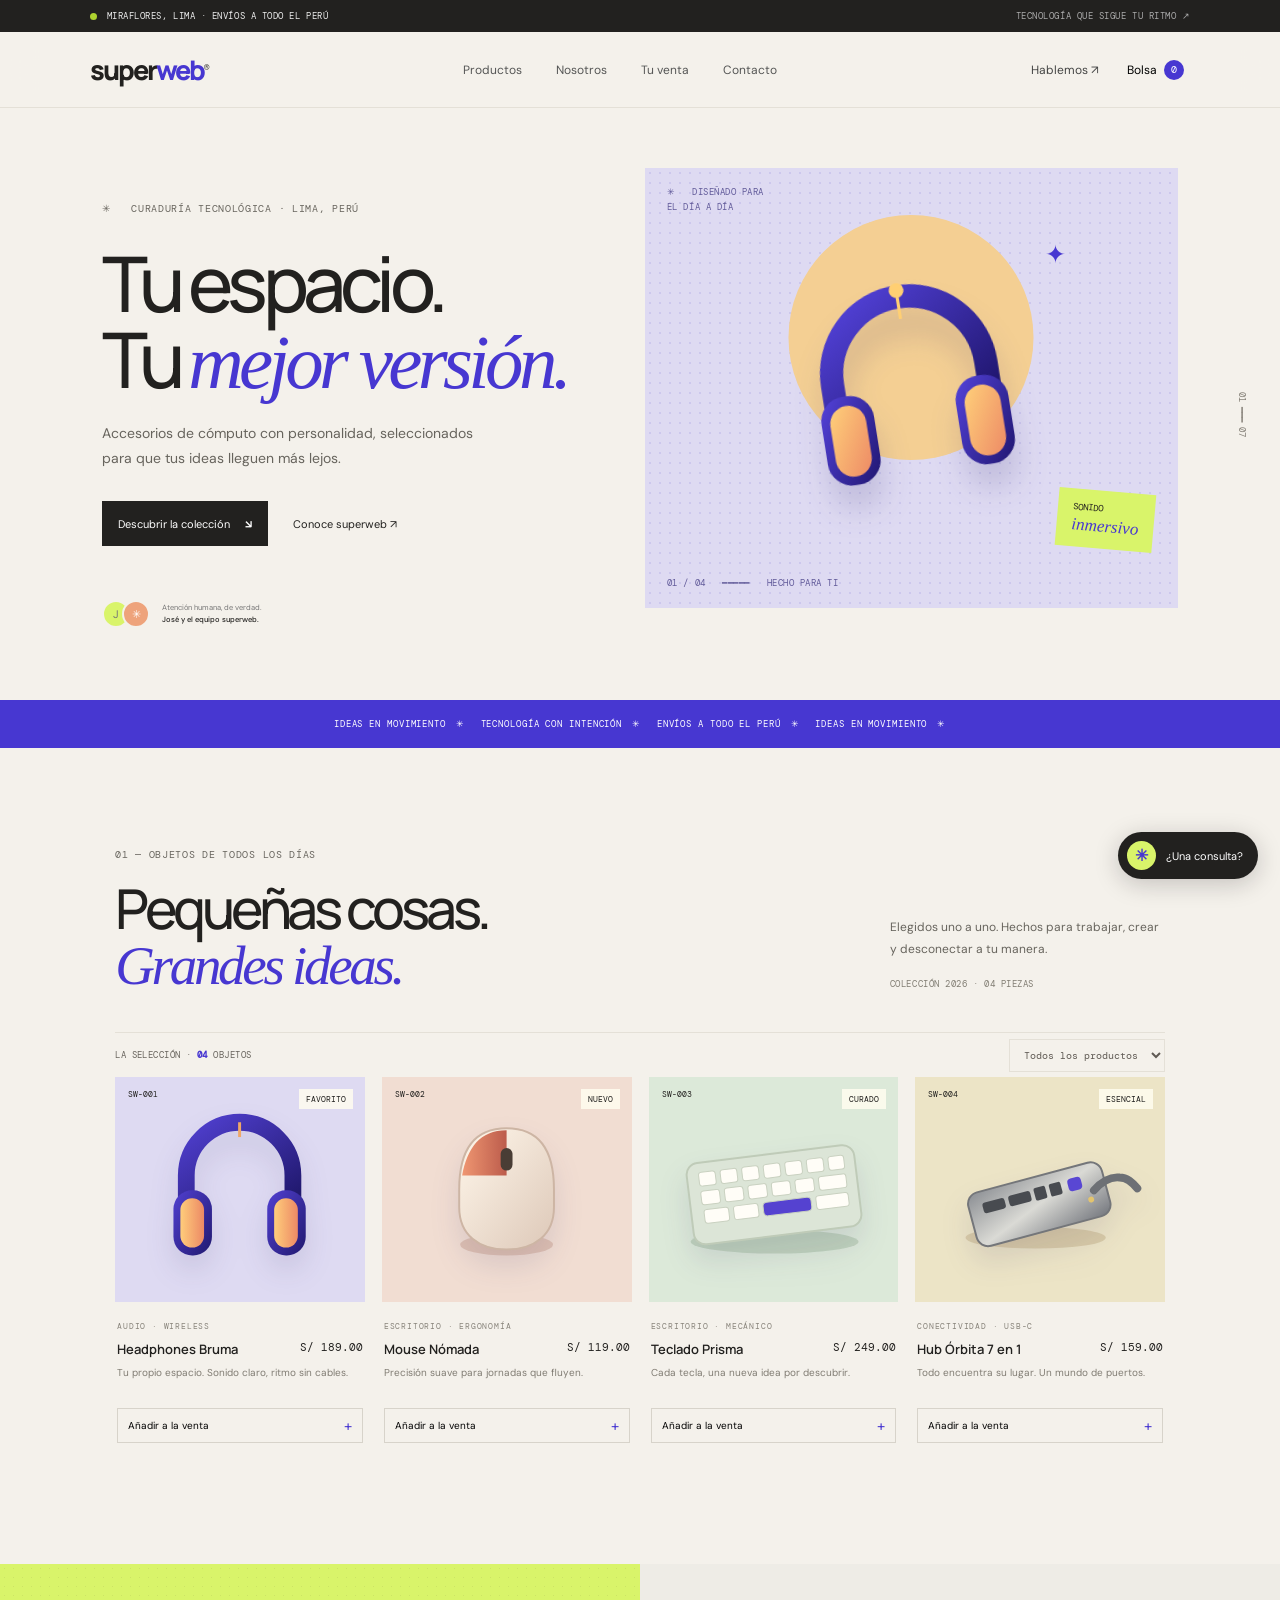
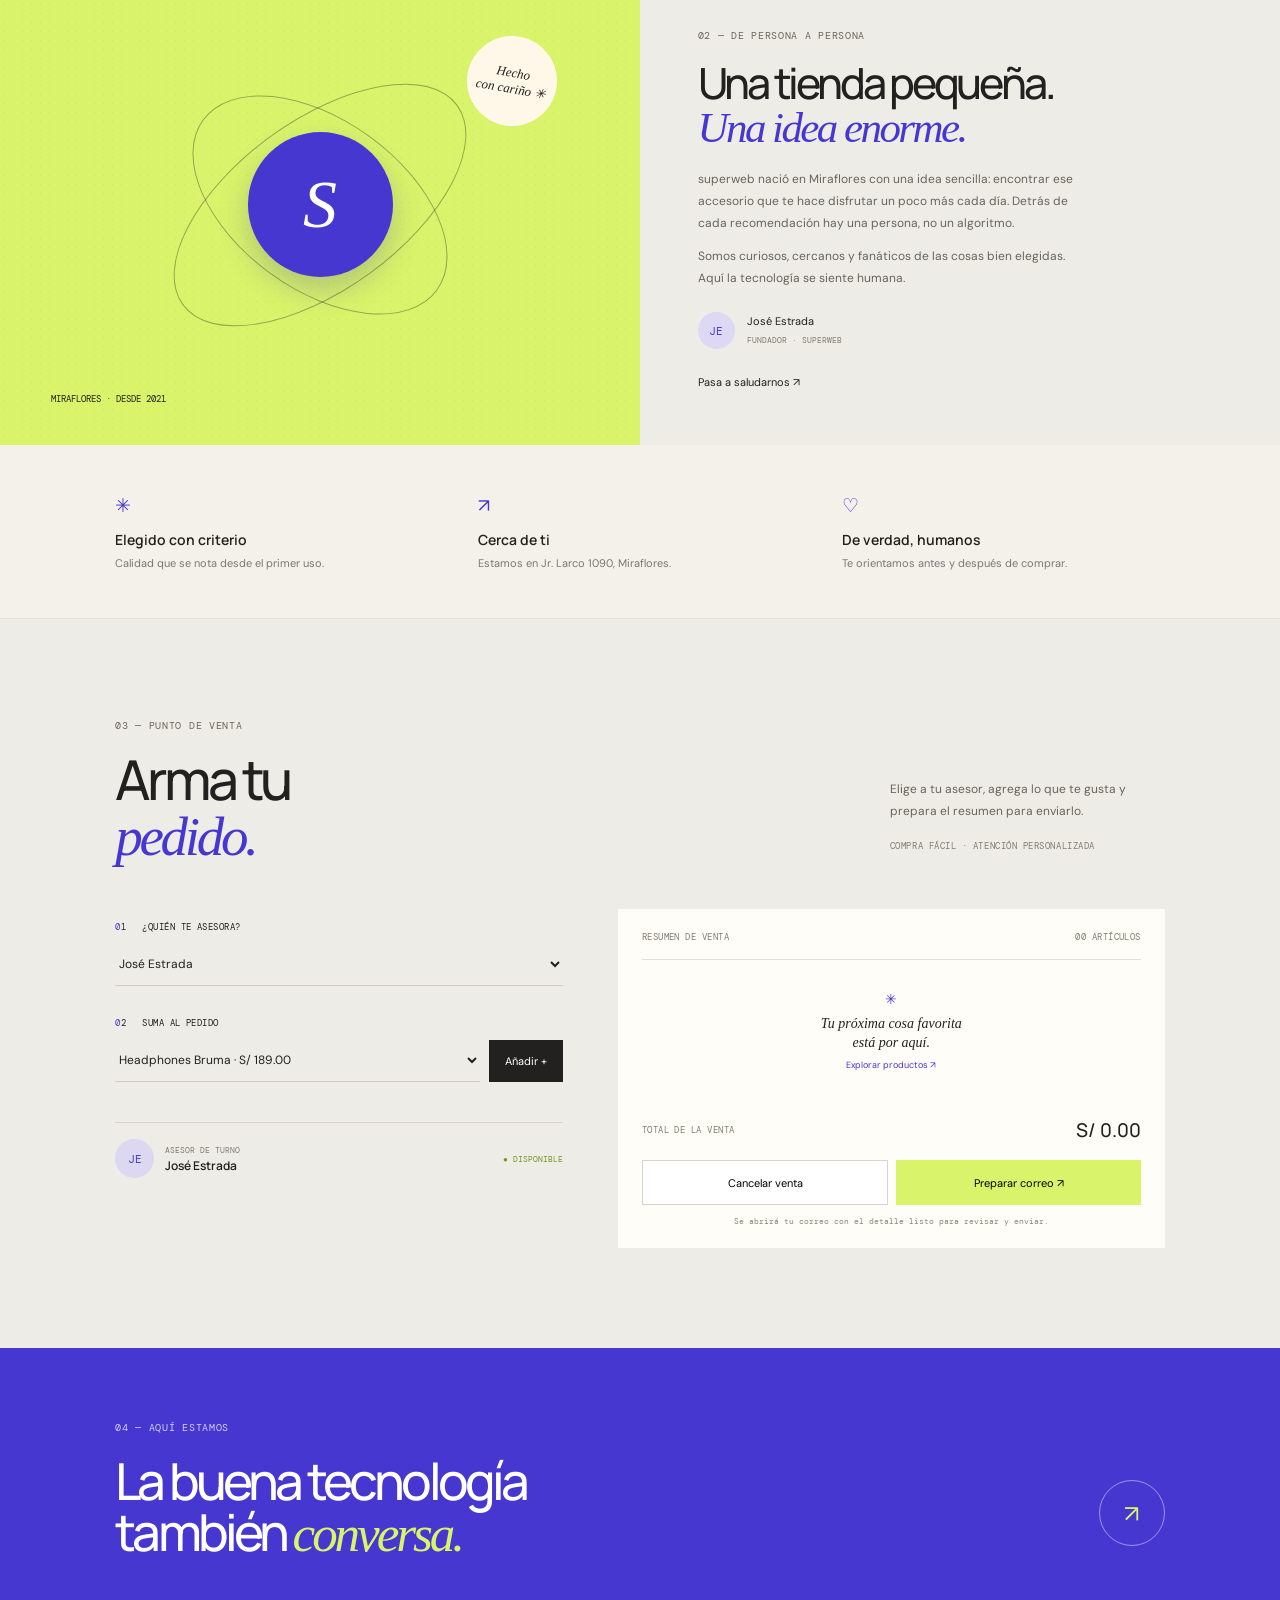
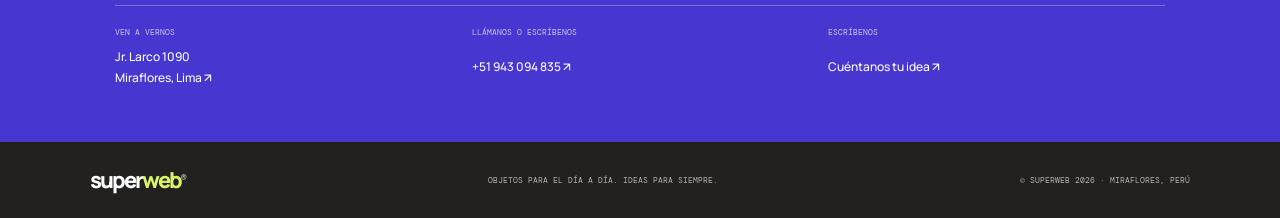
<file: index.html>
<!doctype html>
<html lang="es"><head><meta charset="UTF-8"><meta name="viewport" content="width=device-width, initial-scale=1"><meta name="theme-color" content="#f4f1eb"><meta name="description" content="Accesorios de cómputo curados en Miraflores. Tecnología con intención."><title>superweb® — Tecnología con intención</title><link rel="preconnect" href="https://fonts.googleapis.com"><link rel="preconnect" href="https://fonts.gstatic.com" crossorigin><link href="https://fonts.googleapis.com/css2?family=DM+Mono:wght@400;500&family=DM+Sans:wght@400;500;600;700&family=Manrope:wght@400;500;600;700;800&display=swap" rel="stylesheet"><link rel="stylesheet" href="styles.css"><script src="app.js" defer></script></head><body>
<div class="announcement"><i></i> MIRAFLORES, LIMA · ENVÍOS A TODO EL PERÚ <span>TECNOLOGÍA QUE SIGUE TU RITMO ↗</span></div><header class="header"><a class="logo" href="#inicio">super<span>web</span><sup>®</sup></a><nav id="nav"><a href="#productos">Productos</a><a href="#nosotros">Nosotros</a><a href="#ventas">Tu venta</a><a href="#contacto">Contacto</a></nav><div class="header-actions"><a class="whatsapp" href="https://wa.me/51943094835" target="_blank">Hablemos ↗</a><button id="go-cart">Bolsa <b id="count">0</b></button><button class="menu" id="menu" aria-label="Menú">☰</button></div></header>
<main><section id="inicio" class="hero"><div class="hero-copy"><div class="eyebrow">✳ &nbsp; CURADURÍA TECNOLÓGICA · LIMA, PERÚ</div><h1>Tu espacio.<br>Tu <em>mejor versión.</em></h1><p>Accesorios de cómputo con personalidad, seleccionados para que tus ideas lleguen más lejos.</p><div class="hero-buttons"><a class="btn dark" href="#productos">Descubrir la colección <b>↘</b></a><a class="textlink" href="#nosotros">Conoce superweb ↗</a></div><div class="human"><span>J</span><span>✳</span><small>Atención humana, de verdad.<br><strong>José y el equipo superweb.</strong></small></div></div><div class="hero-art"><span class="art-note">✳ &nbsp; DISEÑADO PARA<br>EL DÍA A DÍA</span><div class="sun"></div><svg class="hero-headphones" viewBox="0 0 240 260" aria-label="Ilustración original de audífonos"><defs><linearGradient id="v" x2="1" y2="1"><stop stop-color="#5443dc"/><stop offset="1" stop-color="#20166f"/></linearGradient><linearGradient id="p" x2="1" y2="1"><stop stop-color="#ffd17a"/><stop offset="1" stop-color="#ed8965"/></linearGradient></defs><path d="M47 144v-28a73 73 0 0 1 146 0v28" fill="none" stroke="url(#v)" stroke-width="22" stroke-linecap="round"/><rect x="31" y="128" width="50" height="84" rx="23" fill="url(#v)"/><rect x="159" y="128" width="50" height="84" rx="23" fill="url(#v)"/><rect x="39" y="137" width="34" height="67" rx="17" fill="url(#p)"/><rect x="167" y="137" width="34" height="67" rx="17" fill="url(#p)"/><path d="M120 43v21" stroke="#ffcf73" stroke-width="3"/><circle cx="120" cy="37" r="7" fill="#ffcf73"/></svg><span class="art-sticker">SONIDO<br><em>inmersivo</em></span><span class="art-index">01 / 04 &nbsp; ━━━━━ &nbsp; HECHO PARA TI</span><span class="spark">✦</span></div><span class="side-index">01 ━━━ 07</span></section><div class="ticker">IDEAS EN MOVIMIENTO　✳　 TECNOLOGÍA CON INTENCIÓN　✳　 ENVÍOS A TODO EL PERÚ　✳　 IDEAS EN MOVIMIENTO　✳</div>
<section class="section products" id="productos"><div class="section-head"><div><div class="eyebrow">01 — OBJETOS DE TODOS LOS DÍAS</div><h2>Pequeñas cosas.<br><em>Grandes ideas.</em></h2></div><div class="aside"><p>Elegidos uno a uno. Hechos para trabajar, crear y desconectar a tu manera.</p><small>COLECCIÓN 2026 · 04 PIEZAS</small></div></div><div class="catalog-bar"><span>LA SELECCIÓN · <b id="shown">04</b> OBJETOS</span><select id="filter" aria-label="Filtrar productos"><option value="todos">Todos los productos</option><option value="audio">Audio</option><option value="escritorio">Escritorio</option><option value="conectividad">Conectividad</option></select></div><div id="grid" class="grid"></div></section>
<section class="story" id="nosotros"><div class="story-art"><div class="orbit"></div><div class="orbit second"></div><div class="story-sun">S</div><span class="story-caption">MIRAFLORES · DESDE 2021</span><span class="story-badge">Hecho<br>con cariño ✳</span></div><div class="story-copy"><div class="eyebrow">02 — DE PERSONA A PERSONA</div><h2>Una tienda pequeña.<br><em>Una idea enorme.</em></h2><p>superweb nació en Miraflores con una idea sencilla: encontrar ese accesorio que te hace disfrutar un poco más cada día. Detrás de cada recomendación hay una persona, no un algoritmo.</p><p>Somos curiosos, cercanos y fanáticos de las cosas bien elegidas. Aquí la tecnología se siente humana.</p><div class="signature"><b>JE</b><span>José Estrada<br><small>FUNDADOR · SUPERWEB</small></span></div><a class="textlink" href="#contacto">Pasa a saludarnos ↗</a></div></section><section class="values"><article><i>✳</i><h3>Elegido con criterio</h3><p>Calidad que se nota desde el primer uso.</p></article><article><i>↗</i><h3>Cerca de ti</h3><p>Estamos en Jr. Larco 1090, Miraflores.</p></article><article><i>♡</i><h3>De verdad, humanos</h3><p>Te orientamos antes y después de comprar.</p></article></section>
<section class="section sales" id="ventas"><div class="section-head"><div><div class="eyebrow">03 — PUNTO DE VENTA</div><h2>Arma tu<br><em>pedido.</em></h2></div><div class="aside"><p>Elige a tu asesor, agrega lo que te gusta y prepara el resumen para enviarlo.</p><small>COMPRA FÁCIL · ATENCIÓN PERSONALIZADA</small></div></div><div class="sales-layout"><div class="sales-form"><label>01 &nbsp; ¿QUIÉN TE ASESORA?</label><select id="seller"><option>José Estrada</option><option>Valeria Rojas</option><option>Marco Díaz</option></select><label>02 &nbsp; SUMA AL PEDIDO</label><div class="add-row"><select id="pick" aria-label="Seleccionar producto"></select><button class="btn dark" id="add">Añadir +</button></div><div class="seller-card"><b>JE</b><span>ASESOR DE TURNO<br><strong id="seller-name">José Estrada</strong></span><small>● DISPONIBLE</small></div></div><div class="cart"><div class="cart-title">RESUMEN DE VENTA <span id="cart-size">00 ARTÍCULOS</span></div><div id="items"><div class="empty">✳<p>Tu próxima cosa favorita<br>está por aquí.</p><a href="#productos">Explorar productos ↗</a></div></div><div class="total"><span>TOTAL DE LA VENTA</span><strong id="total">S/ 0.00</strong></div><div class="cart-actions"><button id="cancel" class="btn outline">Cancelar venta</button><button id="save" class="btn lime">Preparar correo ↗</button></div><small class="footnote">Se abrirá tu correo con el detalle listo para revisar y enviar.</small></div></div></section>
<section id="contacto" class="contact"><div class="contact-head"><div><div class="eyebrow">04 — AQUÍ ESTAMOS</div><h2>La buena tecnología<br>también <em>conversa.</em></h2></div><a class="contact-circle" href="https://wa.me/51943094835" target="_blank">↗</a></div><div class="contact-grid"><a href="https://maps.google.com/?q=Jr.+Larco+1090,+Miraflores,+Lima" target="_blank"><small>VEN A VERNOS</small><b>Jr. Larco 1090<br>Miraflores, Lima ↗</b></a><a href="tel:+51943094835"><small>LLÁMANOS O ESCRÍBENOS</small><b>+51 943 094 835 ↗</b></a><a href="mailto:richardgereholliwod@gmail.com"><small>ESCRÍBENOS</small><b>Cuéntanos tu idea ↗</b></a></div></section></main><footer><a class="logo" href="#inicio">super<span>web</span><sup>®</sup></a><small>OBJETOS PARA EL DÍA A DÍA. IDEAS PARA SIEMPRE.</small><small>© SUPERWEB 2026 · MIRAFLORES, PERÚ</small></footer>
<button id="chat-open" class="chat-launcher"><b>✳</b> ¿Una consulta?</button><aside id="chat" class="chat"><div class="chat-head"><b>✳</b><span><strong>superweb, de este lado.</strong><small>● RESPONDE AL INSTANTE</small></span><button id="chat-close">×</button></div><div id="messages" class="messages"><small class="chat-date">ASISTENTE SUPERWEB</small><div class="bubble bot">¡Hola! 👋 Soy el asistente de superweb. ¿Qué te gustaría saber?</div><div class="quick"><button>Ver productos</button><button>Ubicación</button><button>¿Cómo compro?</button></div></div><form id="chat-form"><input id="chat-input" placeholder="Escribe tu consulta…" autocomplete="off"><button>↑</button></form><small class="disclaimer">Asistente virtual · Respuestas locales</small></aside><div id="toast" class="toast" role="status"></div></body></html>
</file>
<file: styles.css>
:root{--paper:#f4f1eb;--ink:#22211f;--muted:#79766f;--line:#e4e0d7;--violet:#4737d1;--acid:#d9f46a;--serif:Georgia,serif;--sans:'DM Sans',sans-serif;--display:Manrope,'DM Sans',sans-serif;--mono:'DM Mono',monospace}*{box-sizing:border-box}html{scroll-behavior:smooth;scroll-padding-top:80px}body{margin:0;background:var(--paper);color:var(--ink);font:14px var(--sans);-webkit-font-smoothing:antialiased}a{color:inherit;text-decoration:none}button,select{font:inherit}.announcement{height:32px;background:var(--ink);color:#eee;font:9px var(--mono);letter-spacing:.06em;padding:0 7%;display:flex;align-items:center;gap:10px}.announcement i{width:7px;height:7px;background:#aed22f;border-radius:50%}.announcement span{margin-left:auto;color:#aaa}.header{height:76px;padding:0 7%;display:flex;align-items:center;gap:40px;border-bottom:1px solid var(--line);position:sticky;top:0;background:#f4f1ebed;backdrop-filter:blur(16px);z-index:10}.logo{font:800 27px var(--display);letter-spacing:-2px}.logo span{color:var(--violet)}.logo sup{font:9px var(--mono);letter-spacing:0}.header nav{display:flex;gap:34px;margin:auto;font-size:12px;color:#555}.header nav a:hover{color:var(--violet)}.header-actions{display:flex;align-items:center;gap:22px;font-size:12px}.header-actions button{border:0;background:none;cursor:pointer}.header-actions button b{display:inline-grid;place-items:center;background:var(--violet);color:white;width:20px;height:20px;border-radius:50%;font:10px var(--mono);margin-left:4px}.whatsapp{color:#444}.menu{display:none}.hero{padding:60px 8% 72px;min-height:588px;display:grid;grid-template-columns:1fr 1.05fr;gap:35px;position:relative}.hero-copy{padding-top:34px}.eyebrow{font:10px var(--mono);letter-spacing:.07em;color:#69665f}.hero h1,.section h2,.story h2,.contact h2{font:500 clamp(52px,6vw,81px)/.99 var(--display);letter-spacing:-.075em;margin:30px 0 20px}.hero h1 em,.section h2 em,.story h2 em,.contact h2 em{font:italic 400 1em/.99 var(--serif);letter-spacing:-.06em;color:var(--violet)}.hero-copy>p,.aside p,.story-copy p{max-width:390px;color:#67645d;line-height:1.8}.hero-buttons{display:flex;align-items:center;gap:25px;margin:30px 0 54px}.btn{height:45px;border:0;padding:0 16px;display:inline-flex;align-items:center;justify-content:center;gap:15px;font-size:11px;cursor:pointer;transition:.2s}.btn:hover{transform:translateY(-2px)}.dark{background:var(--ink);color:white}.dark:hover{background:var(--violet)}.textlink{font-size:11px}.textlink:hover{color:var(--violet)}.human{display:flex;align-items:center;color:#777;font-size:9px}.human>span{width:28px;height:28px;border-radius:50%;background:var(--acid);display:grid;place-items:center;border:2px solid var(--paper);font-size:11px}.human>span+span{margin-left:-8px;background:#eea37b;color:white;margin-right:12px}.human small{line-height:1.6}.human strong{color:var(--ink);font-weight:500}.hero-art{height:440px;background:#dedaf2;position:relative;display:grid;place-items:center;overflow:hidden}.hero-art:before{content:'';position:absolute;inset:0;background-image:radial-gradient(#5c4ecb25 .7px,transparent .8px);background-size:10px 10px}.sun{width:245px;height:245px;background:#f4cf93;border-radius:50%;position:absolute;top:47px;left:50%;transform:translateX(-50%)}.hero-headphones{width:255px;z-index:1;filter:drop-shadow(0 25px 15px #29236528);transform:rotate(-9deg)}.art-note,.art-index{position:absolute;z-index:2;font:9px/1.7 var(--mono);letter-spacing:.06em;color:#625b9a}.art-note{left:22px;top:17px}.art-index{bottom:17px;left:22px}.art-sticker{position:absolute;z-index:2;right:24px;bottom:60px;background:var(--acid);padding:12px 15px;font:9px/1.5 var(--mono);transform:rotate(5deg)}.art-sticker em{font:italic 17px var(--serif);color:var(--violet)}.spark{position:absolute;right:21%;top:16%;color:var(--violet);font-size:25px}.side-index{position:absolute;right:2.5%;top:48%;writing-mode:vertical-rl;font:9px var(--mono);color:#858078}.ticker{background:var(--violet);height:48px;color:#fff;display:grid;place-items:center;white-space:nowrap;overflow:hidden;font:9px var(--mono);letter-spacing:.1em}.section{padding:100px 9%}.section-head{display:flex;justify-content:space-between;align-items:end}.section h2,.story h2{font-size:55px;margin:20px 0 39px}.aside{max-width:275px;padding-bottom:41px}.aside p{font-size:12px;margin:0 0 13px}.aside small{font:9px var(--mono);letter-spacing:.06em;color:#817d73}.catalog-bar{height:45px;border-top:1px solid var(--line);display:flex;align-items:center;justify-content:space-between;font:9px var(--mono);letter-spacing:.05em;color:#68645d}.catalog-bar b{color:var(--violet)}.catalog-bar select{border:1px solid var(--line);background:transparent;padding:8px 10px;font-size:10px;color:#5f5a54;cursor:pointer}.grid{display:grid;grid-template-columns:repeat(4,minmax(0,1fr));gap:17px}.card{min-width:0}.visual{height:225px;display:grid;place-items:center;position:relative;overflow:hidden}.visual svg{width:87%;height:83%;filter:drop-shadow(0 15px 14px #2923651d);transition:.3s}.card:hover .visual svg{transform:translateY(-5px) scale(1.04)}.visual-lilac{background:#dedaf2}.visual-peach{background:#f1ddd2}.visual-mint{background:#dce9d9}.visual-yellow{background:#ece4c6}.code,.tag{position:absolute;top:12px;font:8px var(--mono)}.code{left:13px}.tag{right:12px;background:#fffdf0d9;padding:5px 7px}.info{padding:13px 2px 21px}.category{font:8px var(--mono);letter-spacing:.1em;color:#88847b}.title-row{display:flex;justify-content:space-between;gap:6px;margin:7px 0}.title-row h3{font:600 13px var(--display);margin:0}.price{font:11px var(--mono);white-space:nowrap}.info p{font-size:10px;color:#807c73;line-height:1.6;min-height:31px;margin:0 0 12px}.product-add{height:35px;width:100%;padding:0 10px;display:flex;justify-content:space-between;align-items:center;background:transparent;border:1px solid #d7d3ca;cursor:pointer;text-align:left;font-size:10px}.product-add span{color:var(--violet);font-size:15px}.product-add:hover{background:var(--ink);border-color:var(--ink);color:white}.story{display:grid;grid-template-columns:1fr 1fr;background:#eeece6}.story-art{min-height:420px;background:var(--acid);position:relative;display:grid;place-items:center;overflow:hidden}.story-art:before{content:'';position:absolute;inset:0;background-image:radial-gradient(#342f2814 .7px,transparent .8px);background-size:9px 9px}.orbit{width:340px;height:170px;border:1px solid #302e2a66;border-radius:50%;transform:rotate(-36deg);position:absolute}.orbit.second{width:290px;transform:rotate(36deg)}.story-sun{width:145px;height:145px;border-radius:50%;display:grid;place-items:center;background:var(--violet);color:white;font:italic 68px var(--serif);box-shadow:0 13px 30px #3026a13b}.story-caption{position:absolute;bottom:8%;left:8%;font:9px/1.8 var(--mono)}.story-badge{position:absolute;right:13%;top:15%;width:90px;height:90px;border-radius:50%;display:grid;place-items:center;text-align:center;background:#fff8e8;font:italic 13px var(--serif);transform:rotate(10deg)}.story-copy{padding:65px 9% 55px}.story h2{font-size:43px;margin:20px 0}.story-copy p{font-size:12px}.signature{display:flex;align-items:center;gap:12px;margin:23px 0;font-size:11px;line-height:1.6}.signature>b{width:37px;height:37px;border-radius:50%;display:grid;place-items:center;background:#ddd8f4;color:var(--violet);font:11px var(--mono)}.signature small{font:8px var(--mono);color:#817d73}.values{padding:48px 9%;display:grid;grid-template-columns:repeat(3,1fr);gap:40px;border-bottom:1px solid var(--line)}.values i{font-style:normal;font-size:19px;color:var(--violet)}.values h3{font:600 14px var(--display);margin:12px 0 7px}.values p{font-size:11px;color:#777;margin:0}.sales{background:#eeece6}.sales .section-head{margin-bottom:15px}.sales h2{margin-bottom:30px}.sales-layout{display:grid;grid-template-columns:.9fr 1.1fr;gap:55px}.sales-form{padding-top:12px}.sales-form label{display:block;font:9px var(--mono);letter-spacing:.05em;margin-bottom:10px}.sales-form label:first-letter{color:var(--violet)}.sales-form select{width:100%;height:43px;border:0;border-bottom:1px solid #d0ccc2;background:transparent;margin-bottom:31px;color:var(--ink);outline:none;font-size:12px}.add-row{display:flex;gap:9px;align-items:center}.add-row select{flex:1;margin:0}.add-row .btn{height:42px}.seller-card{margin-top:40px;padding-top:16px;border-top:1px solid #d9d5cc;display:flex;align-items:center;gap:11px}.seller-card>b{width:39px;height:39px;border-radius:50%;background:#dcd8f2;color:var(--violet);display:grid;place-items:center;font:11px var(--mono)}.seller-card>span{font:8px/1.8 var(--mono);color:#817d73}.seller-card strong{font:600 12px var(--display);color:var(--ink)}.seller-card>small{margin-left:auto;font:8px var(--mono);color:#779521}.cart{background:#fffdf8;padding:22px 24px}.cart-title,.total>span{font:9px var(--mono);letter-spacing:.05em;color:#817d73}.cart-title{display:flex;justify-content:space-between;padding-bottom:16px;border-bottom:1px solid var(--line)}#items{min-height:140px}.empty{min-height:140px;display:flex;align-items:center;justify-content:center;flex-direction:column;text-align:center;color:var(--violet)}.empty p{font:italic 14px/1.4 var(--serif);color:var(--ink);margin:6px}.empty a{font-size:9px}.cart-row{display:grid;grid-template-columns:1fr auto auto;align-items:center;gap:12px;padding:12px 0;border-bottom:1px solid #eeece5}.row-name{font:600 11px var(--display)}.row-code{font:8px var(--mono);color:#888;margin-top:4px}.row-price{font:10px var(--mono)}.remove{background:none;border:0;color:#999;font-size:17px;cursor:pointer}.remove:hover{color:#d25644}.total{display:flex;align-items:center;justify-content:space-between;padding:17px 0}.total strong{font:500 19px var(--display)}.cart-actions{display:flex;gap:8px}.cart-actions .btn{flex:1;padding:0 8px}.outline{background:white;border:1px solid #d8d4cb}.lime{background:var(--acid)}.footnote{display:block;text-align:center;font:8px var(--mono);color:#8a867d;margin-top:11px}.contact{background:var(--violet);color:white;padding:73px 9% 54px}.contact .eyebrow{color:#d4d0f7}.contact-head{display:flex;align-items:center;justify-content:space-between}.contact h2{font-size:51px;margin:22px 0 46px}.contact h2 em{color:var(--acid)}.contact-circle{width:66px;height:66px;border-radius:50%;border:1px solid #ffffff77;display:grid;place-items:center;font-size:24px;color:var(--acid)}.contact-grid{display:grid;grid-template-columns:repeat(3,1fr);gap:20px;border-top:1px solid #ffffff45;padding-top:21px}.contact-grid a{display:grid;gap:10px}.contact-grid small{font:8px var(--mono);color:#c8c3f3}.contact-grid b{font:500 12px/1.7 var(--display)}.contact-grid a:hover b{color:var(--acid)}footer{min-height:76px;background:var(--ink);color:white;padding:14px 7%;display:flex;align-items:center;justify-content:space-between}footer .logo{font-size:22px}footer .logo span{color:var(--acid)}footer>small{font:8px var(--mono);color:#b5b1a7}.chat-launcher{position:fixed;z-index:20;right:22px;bottom:21px;border:0;border-radius:30px;padding:9px 15px 9px 9px;background:var(--ink);color:white;display:flex;align-items:center;gap:10px;cursor:pointer;box-shadow:0 5px 25px #17151636;font-size:11px}.chat-launcher>b,.chat-head>b{width:29px;height:29px;border-radius:50%;display:grid;place-items:center;background:var(--acid);color:var(--violet);font-size:16px}.chat{position:fixed;z-index:25;right:22px;bottom:80px;width:335px;height:450px;background:#fffdf8;box-shadow:0 15px 55px #1c1a2435;border-radius:10px;display:flex;flex-direction:column;transform:translateY(12px) scale(.97);transform-origin:bottom right;opacity:0;visibility:hidden;transition:.22s}.chat.open{transform:none;opacity:1;visibility:visible}.chat-head{background:var(--ink);color:white;padding:15px;display:flex;align-items:center;gap:11px;border-radius:10px 10px 0 0}.chat-head>span{display:grid;gap:5px}.chat-head strong{font:600 12px var(--display)}.chat-head small{font:8px var(--mono);color:#ccc}.chat-head button{margin-left:auto;border:0;background:none;color:white;font-size:24px;cursor:pointer}.messages{padding:15px;flex:1;overflow:auto}.chat-date{display:block;text-align:center;color:#999;font:8px var(--mono);margin-bottom:15px}.bubble{max-width:90%;padding:10px 12px;font-size:11px;line-height:1.7;border-radius:2px 12px 12px 12px;margin-bottom:8px}.bot{background:#eeece6}.user{background:#dedaf2;margin-left:auto;border-radius:12px 2px 12px 12px}.quick{display:flex;gap:5px;flex-wrap:wrap}.quick button{border:1px solid #dcd8f2;border-radius:20px;background:white;color:var(--violet);padding:6px 9px;font-size:9px;cursor:pointer}#chat-form{display:flex;padding:9px 12px;border-top:1px solid var(--line);gap:8px}#chat-input{flex:1;min-width:0;border:0;outline:0;background:transparent;font-size:11px}#chat-form button{width:31px;height:31px;border:0;border-radius:50%;background:var(--violet);color:white;cursor:pointer}.disclaimer{text-align:center;font:7px var(--mono);color:#999;padding-bottom:8px}.toast{position:fixed;z-index:40;left:50%;bottom:25px;transform:translate(-50%,12px);opacity:0;pointer-events:none;background:var(--ink);color:white;padding:12px 18px;font-size:11px;transition:.2s;box-shadow:0 8px 30px #0002}.toast.show{opacity:1;transform:translate(-50%,0)}@media(max-width:950px){.header{padding:0 5%;gap:20px}.header nav{gap:18px}.hero{padding-left:6%;padding-right:6%}.section{padding-left:6%;padding-right:6%}.visual{height:260px}.story-copy{padding:55px 7% 45px}.sales-layout{gap:30px}}@media(max-width:680px){.announcement{padding:0 5%;font-size:8px}.announcement span{display:none}.header{height:64px;padding:0 5%}.header nav{display:none;position:absolute;top:63px;left:0;right:0;background:var(--paper);padding:18px 5%;border-bottom:1px solid var(--line);flex-direction:column;gap:17px}.header nav.open{display:flex}.header-actions{margin-left:auto;gap:13px}.whatsapp{display:none}.menu{display:block}.hero{grid-template-columns:1fr;padding:40px 5%;gap:31px}.hero-copy{padding-top:0}.hero h1{font-size:57px;margin:21px 0 16px}.hero-copy>p{font-size:13px}.hero-buttons{gap:16px;margin:23px 0 28px}.btn{padding:0 12px;gap:9px}.hero-art{height:320px}.sun{width:190px;height:190px;top:35px}.hero-headphones{width:207px}.side-index{display:none}.section{padding:68px 5%}.section-head{display:block}.section h2{font-size:46px;margin:18px 0 13px}.aside{padding:0 0 23px;max-width:330px}.aside p{margin:0 0 8px}.grid{grid-template-columns:repeat(2,minmax(0,1fr));gap:12px}.visual{height:clamp(150px,43vw,230px)}.info{padding:10px 0 15px}.title-row{display:block}.price{display:block;margin-top:5px}.info p{font-size:9px;min-height:40px}.product-add{font-size:9px;padding:0 7px}.story{grid-template-columns:1fr}.story-art{min-height:290px}.story-copy{padding:48px 6%}.story h2{font-size:37px;margin:18px 0}.story-copy p{font-size:11px}.values{padding:40px 6%;grid-template-columns:1fr;gap:24px}.values article{display:grid;grid-template-columns:25px 1fr;column-gap:8px}.values i{grid-row:span 2}.values h3{margin:0 0 5px}.sales-layout{grid-template-columns:1fr;gap:24px}.seller-card{margin-top:28px}.cart{padding:18px 14px}.sales h2{margin-bottom:12px}.contact{padding:53px 6% 43px}.contact h2{font-size:37px;margin:20px 0 33px}.contact-circle{width:51px;height:51px}.contact-grid{grid-template-columns:1fr;gap:22px}.contact-grid a{gap:6px}footer{padding:18px 5%;flex-wrap:wrap;gap:12px}footer>small:nth-of-type(1){display:none}footer>small{font-size:7px}.chat-launcher{right:13px;bottom:13px}.chat{right:12px;bottom:72px;width:min(340px,calc(100vw - 24px));height:min(460px,calc(100dvh - 100px))}.toast{bottom:17px;max-width:90vw;width:max-content;text-align:center}}@media(prefers-reduced-motion:reduce){*,*::before,*::after{scroll-behavior:auto!important;transition-duration:.01ms!important;animation-duration:.01ms!important}}
</file>
